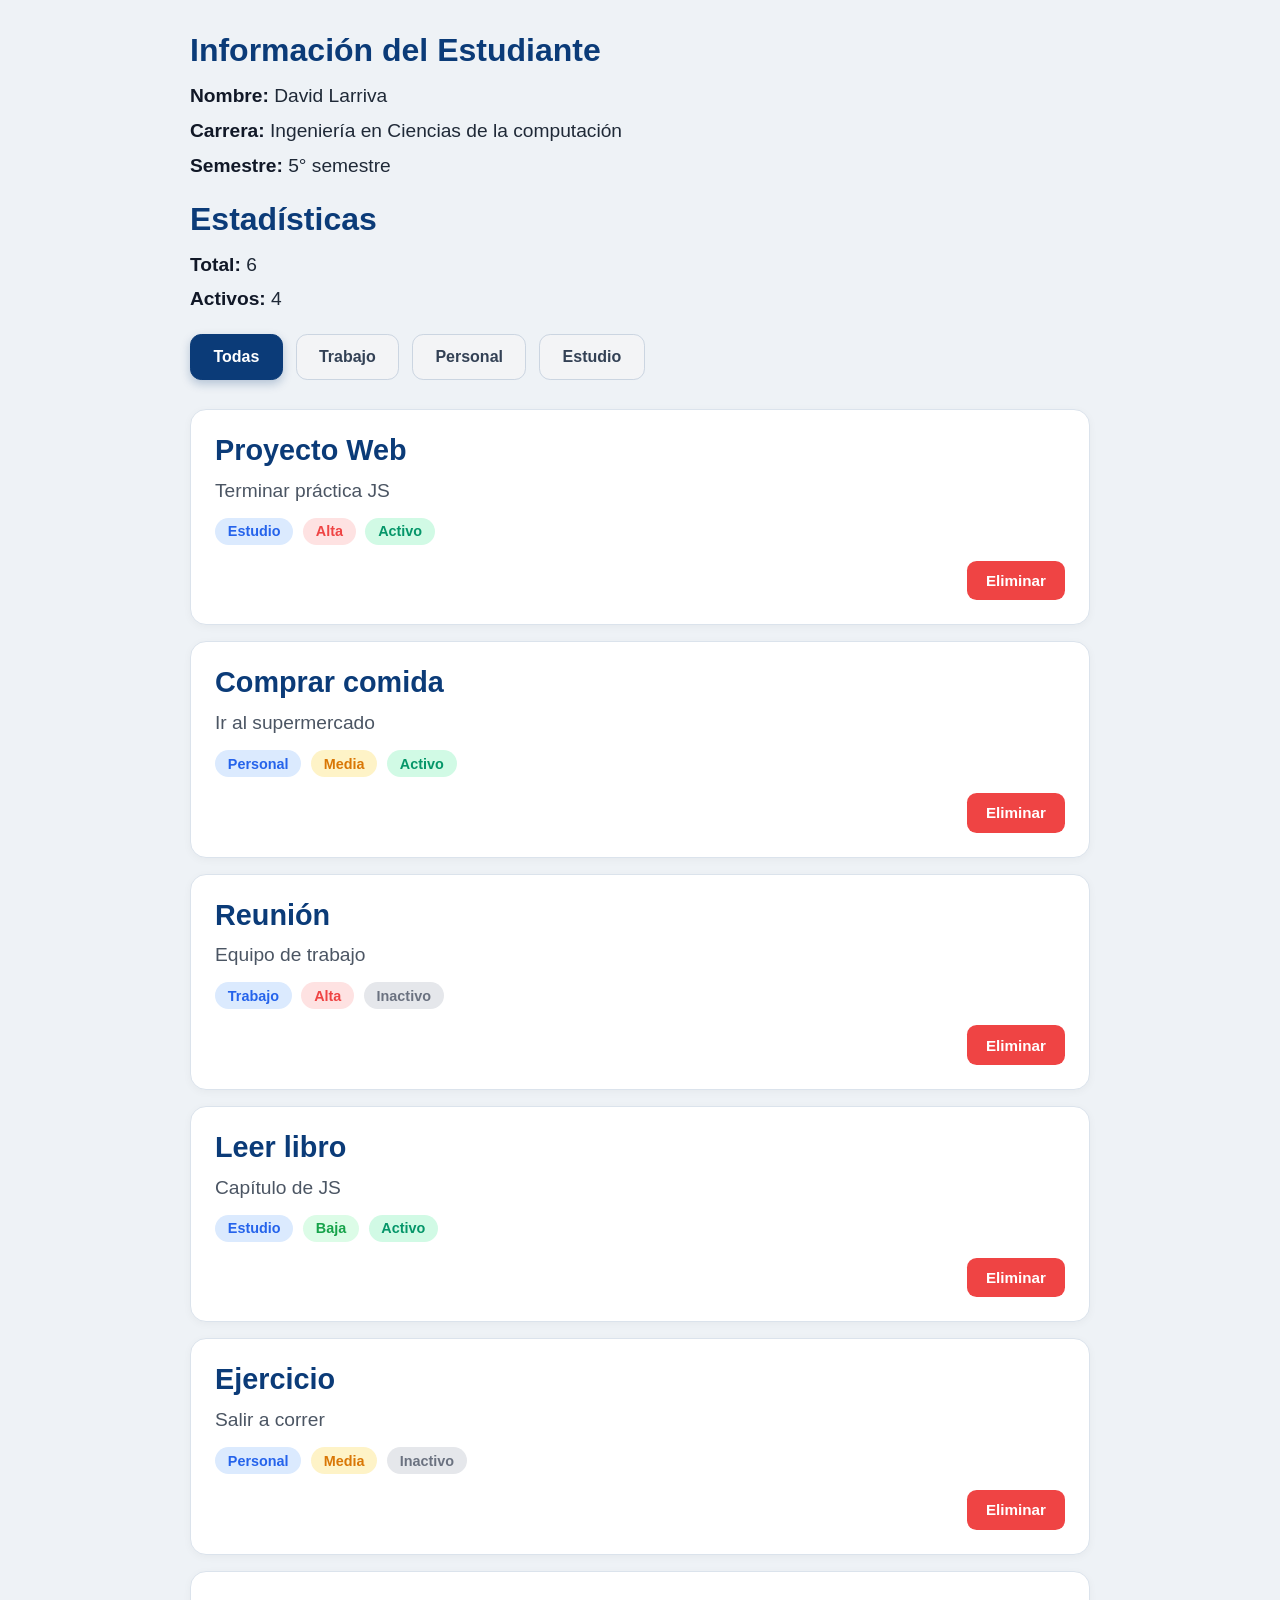
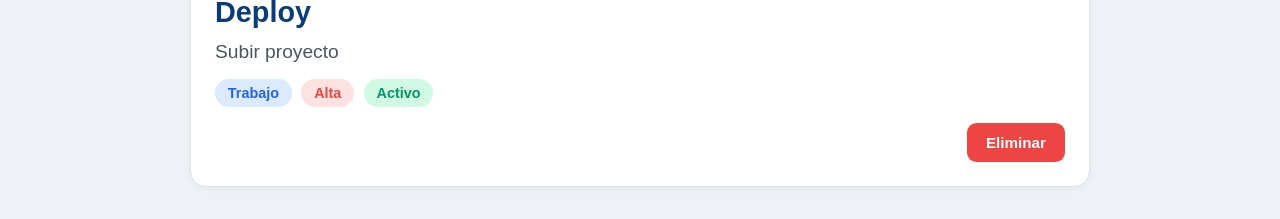
<file: 02-dom-basico/index.html>
<!DOCTYPE html>
<html lang="en">
<head>
    <meta charset="UTF-8">
    <meta name="viewport" content="width=device-width, initial-scale=1.0">
    <title>Practica 2</title>
    <script src="js/app.js" defer></script> <!--Conectar con JS el html -->
    <link rel="stylesheet" href="css/style.css">

</head>
<body>
      <div id="app">

    <div class="info-estudiante">
      <h2>Información del Estudiante</h2>
      <p><strong>Nombre:</strong> <span id="estudiante-nombre">David Larriva</span></p>
      <p><strong>Carrera:</strong> <span id="estudiante-carrera">Ingeneria en Ciencas de la computación</span></p>
      <p><strong>Semestre:</strong> <span id="estudiante-semestre">5to Ciclo</span></p>
    </div>

    <div class="estadisticas">
      <h2>Estadísticas</h2>
      <p><strong>Total:</strong> <span id="total-elementos"></span></p>
      <p><strong>Activos:</strong> <span id="elementos-activos"></span></p>
    </div>

    <div class="filtros">
      <button class="btn-filtro btn-filtro-activo" data-categoria="todas">Todas</button>
      <button class="btn-filtro" data-categoria="Trabajo">Trabajo</button>
      <button class="btn-filtro" data-categoria="Personal">Personal</button>
      <button class="btn-filtro" data-categoria="Estudio">Estudio</button>
    </div>

    <div id="contenedor-lista">
      <!-- La practica consiste en crear elementos en el JS y añadirlos al DOOM-->
      <!-- Las tarjetas se insertarán aquí -->
    </div>

  </div>
</body>
</html>
</file>
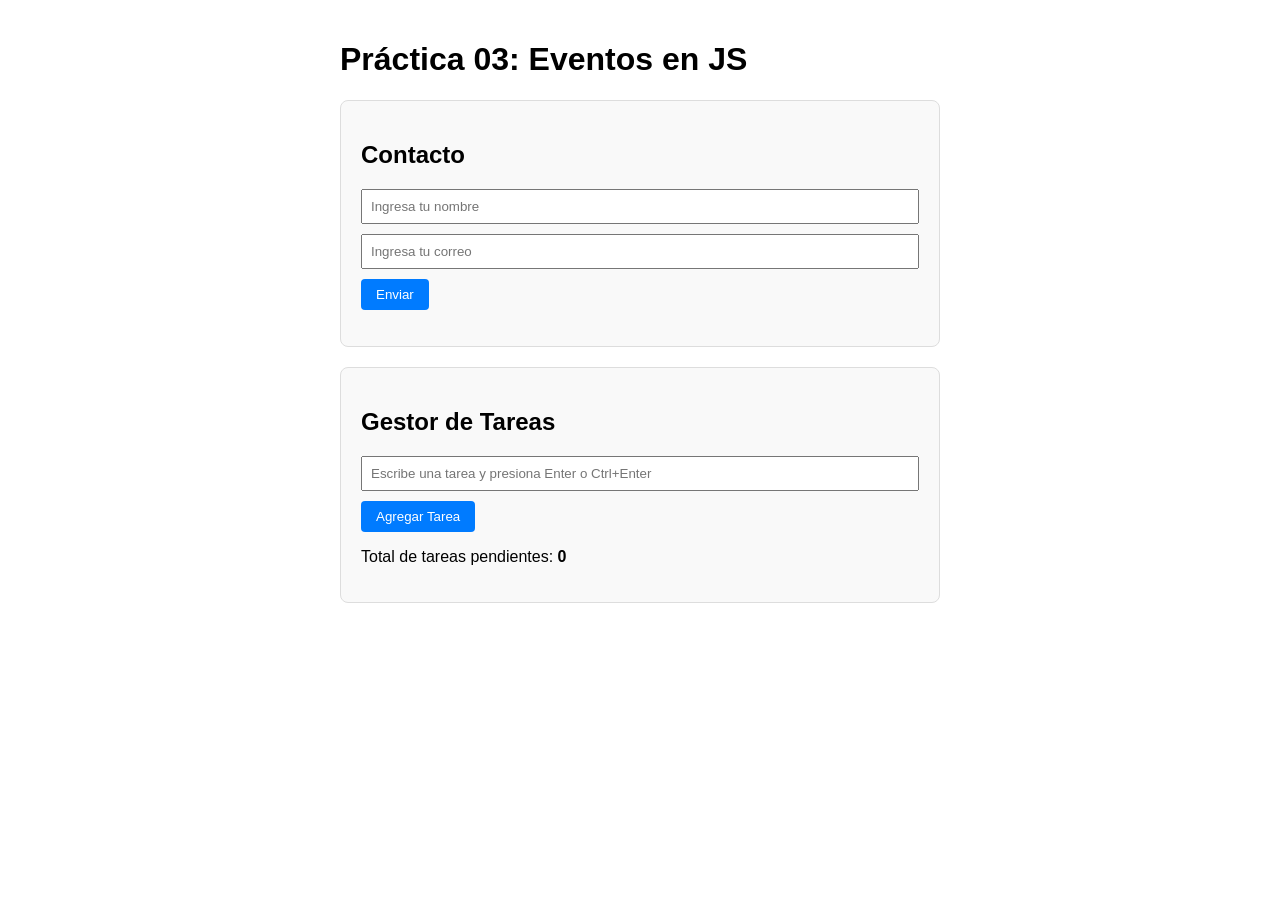
<file: 03-eventos/index.html>
<!DOCTYPE html>
<html lang="es">
<head>
    <meta charset="UTF-8">
    <meta name="viewport" content="width=device-width, initial-scale=1.0">
    <title>Práctica 03 - Eventos</title>
    <link rel="stylesheet" href="css/styles.css">
</head>
<body>
    <h1>Práctica 03: Eventos en JS</h1>
    
    <section>
        <h2>Contacto</h2>
        <form id="miFormulario">
            <input type="text" id="nombre" placeholder="Ingresa tu nombre" required>
            <input type="email" id="email" placeholder="Ingresa tu correo" required>
            <button type="submit">Enviar</button>
            <p id="mensajeFormulario"></p>
        </form>
    </section>

    <section>
        <h2>Gestor de Tareas</h2>
        <input type="text" id="inputTarea" placeholder="Escribe una tarea y presiona Enter o Ctrl+Enter">
        <button id="btnAgregar">Agregar Tarea</button>
        <p>Total de tareas pendientes: <strong id="contadorTareas">0</strong></p>
        
        <ul id="listaTareas">
            </ul>
    </section>

    <script src="js/app.js"></script>
</body>
</html>
</file>
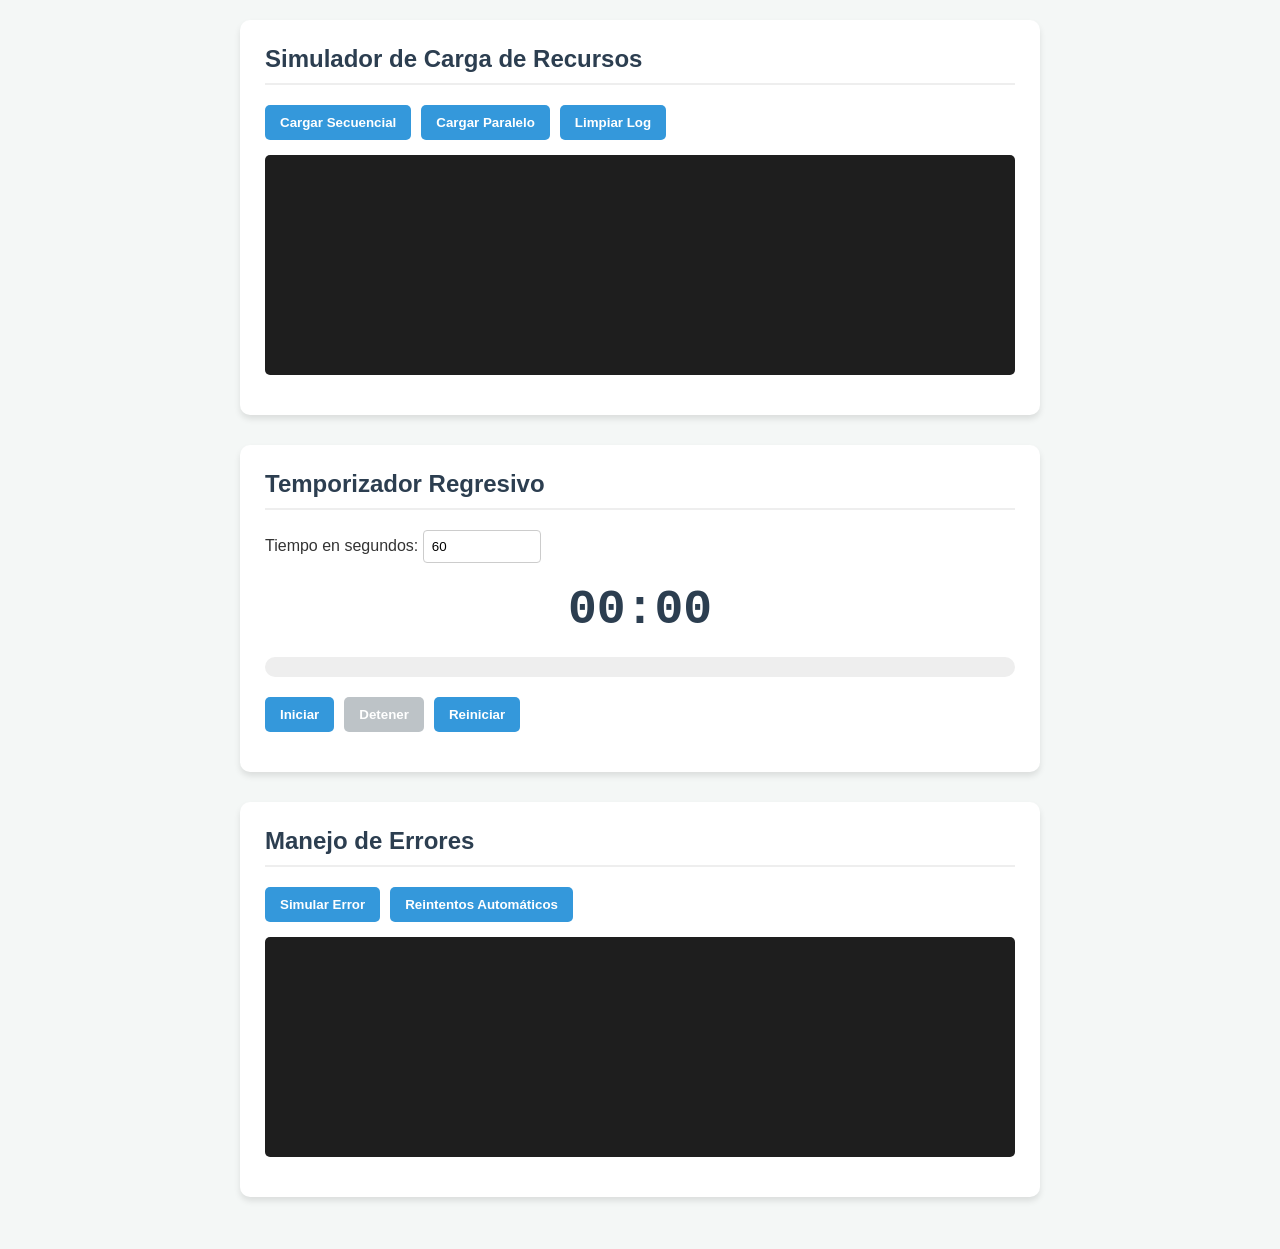
<file: 05-asincronia/index.html>
<!DOCTYPE html>
<html lang="es">
<head>
    <meta charset="UTF-8">
    <meta name="viewport" content="width=device-width, initial-scale=1.0">
    <title>Práctica 5 Asincronía</title>
    <link rel="stylesheet" href="css/styles.css">
</head>
<body>
    <main class="page">
        <section class="container">
            <h1>Simulador de Carga de Recursos</h1>
            <div class="button-group">
                <button type="button" id="btn-secuencial">Cargar Secuencial</button>
                <button type="button" id="btn-paralelo">Cargar Paralelo</button>
                <button type="button" id="btn-limpiar">Limpiar Log</button>
            </div>
            <div id="log" class="log"></div>
            <div id="resultados" class="resultados"></div>
        </section>

        <section class="container">
            <h2>Temporizador Regresivo</h2>
            <div class="form-group">
                <label for="input-tiempo">Tiempo en segundos:</label>
                <input type="number" id="input-tiempo" value="60" min="1" max="60">
            </div>
            <div id="display" class="display">00:00</div>
            <div class="progress-container">
                <div id="barra-progreso" class="progress-bar"></div>
            </div>
            <div class="button-group">
                <button type="button" id="btn-iniciar">Iniciar</button>
                <button type="button" id="btn-detener">Detener</button>
                <button type="button" id="btn-reiniciar">Reiniciar</button>
            </div>
        </section>

        <section class="container">
            <h2>Manejo de Errores</h2>
            <div class="button-group">
                <button type="button" id="btn-error">Simular Error</button>
                <button type="button" id="btn-reintentos">Reintentos Automáticos</button>
            </div>
            <div id="log-errores" class="log"></div>
        </section>
    </main>
    <script defer src="js/app.js"></script>
</body>
</html>
</file>
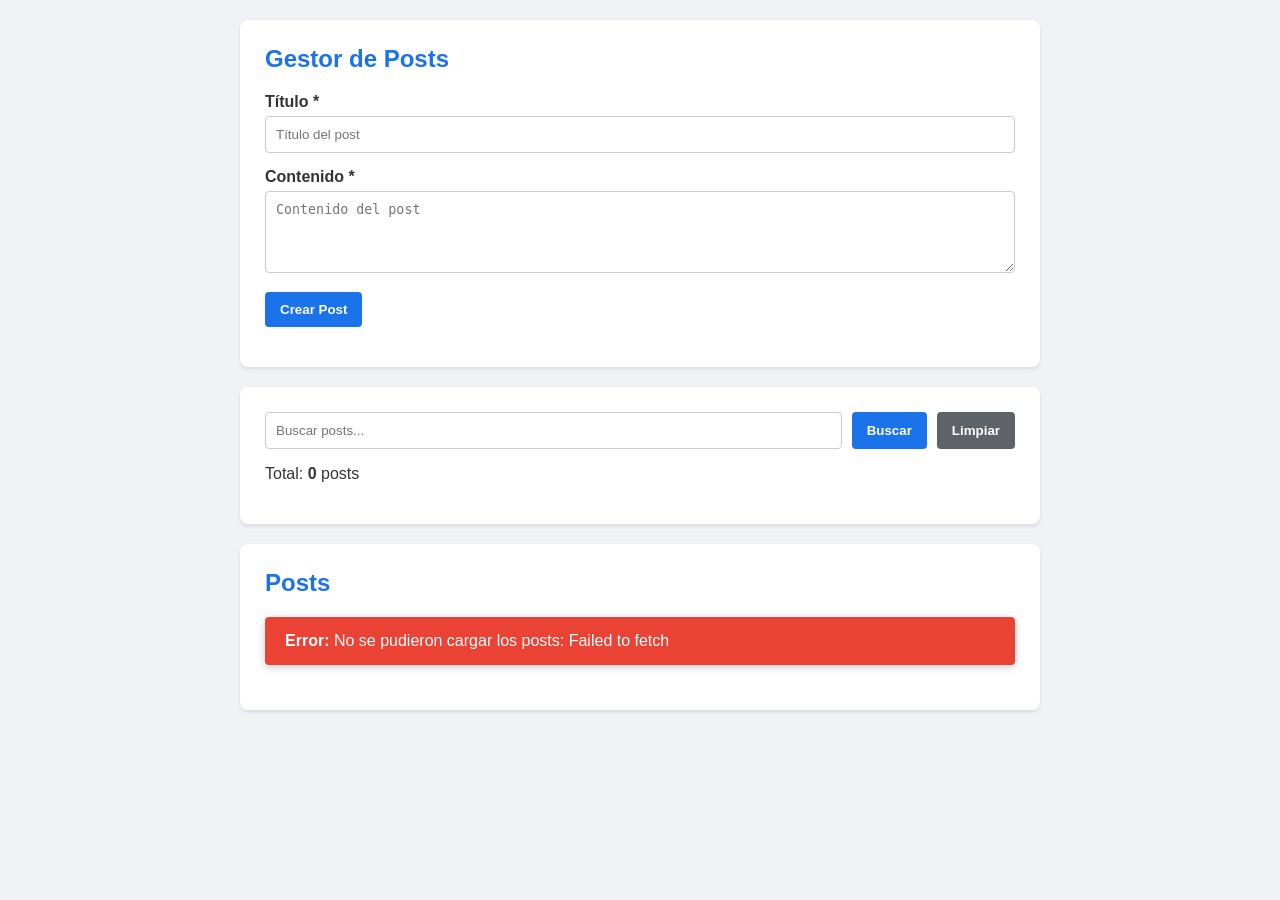
<file: 06-fetch-api/index.html>
<!DOCTYPE html>
<html lang="es">
<head>
    <meta charset="UTF-8">
    <meta name="viewport" content="width=device-width, initial-scale=1.0">
    <title>Práctica 6 Fetch API</title>
    <link rel="stylesheet" href="css/styles.css">
</head>
<body>
    <main class="page">
        <section class="container">
            <h1>Gestor de Posts</h1>
            <form id="form-post" class="form-post">
                <input type="hidden" id="post-id">
                <div class="form-group">
                    <label for="titulo">Título *</label>
                    <input type="text" id="titulo" placeholder="Título del post" required>
                </div>
                <div class="form-group">
                    <label for="contenido">Contenido *</label>
                    <textarea id="contenido" rows="4" placeholder="Contenido del post" required></textarea>
                </div>
                <div class="form-actions">
                    <button type="submit" id="btn-submit">Crear Post</button>
                    <button type="button" id="btn-cancelar" class="btn-secondary" style="display: none;">Cancelar</button>
                </div>
            </form>
        </section>

        <section class="container">
            <div class="search-bar">
                <input type="search" id="input-buscar" placeholder="Buscar posts...">
                <button type="button" id="btn-buscar">Buscar</button>
                <button type="button" id="btn-limpiar" class="btn-secondary">Limpiar</button>
            </div>
            <div class="stats">
                <p id="contador">Total: <strong>0</strong> posts</p>
            </div>
        </section>

        <section class="container">
            <h2>Posts</h2>
            <div id="lista-posts" class="lista-posts">
                </div>
            <div id="mensaje-estado" class="mensaje-estado"></div>
        </section>
    </main>

    <script defer src="js/apiService.js"></script>
    <script defer src="js/components.js"></script>
    <script defer src="js/app.js"></script>
</body>
</html>
</file>
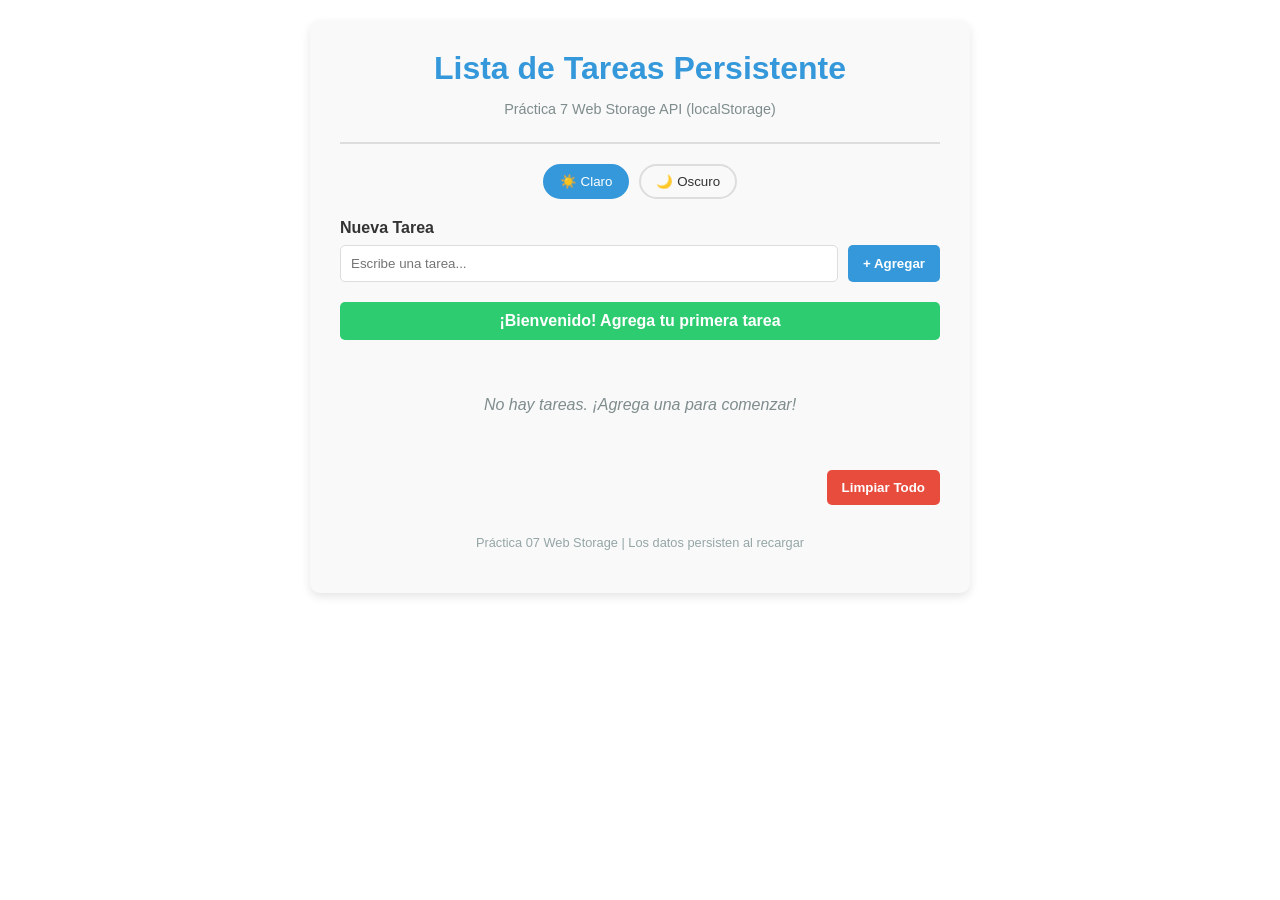
<file: 07-storage/index.html>
<!DOCTYPE html>
<html lang="es">
<head>
    <meta charset="UTF-8">
    <meta name="viewport" content="width=device-width, initial-scale=1.0">
    <title>Práctica 07 Web Storage | Lista de Tareas</title>
    <link rel="stylesheet" href="css/styles.css">
</head>
<body>
    <div class="container">
        <header class="header">
            <h1 class="header_title">Lista de Tareas Persistente</h1>
            <p class="header_subtitle">Práctica 7 Web Storage API (localStorage)</p>
        </header>

        <section class="theme-selector">
            <button class="theme-btn theme-btn--active" data-theme="claro">☀️ Claro</button>
            <button class="theme-btn" data-theme="oscuro">🌙 Oscuro</button>
        </section>

        <section class="form-section">
            <form class="task-form" id="form-tarea">
                <div class="form-group">
                    <label for="input-tarea" class="form-label">Nueva Tarea</label>
                    <div class="form-input-group">
                        <input type="text" id="input-tarea" class="form-input" placeholder="Escribe una tarea..." maxlength="100" required autocomplete="off">
                        <button type="submit" class="btn btn--primary">+ Agregar</button>
                    </div>
                </div>
            </form>
        </section>

        <div id="mensaje-estado" class="mensaje oculto"></div>

        <section class="tasks-section">
            <ul class="tasks-list" id="lista-tareas">
                </ul>
        </section>

        <section class="actions">
            <button class="btn btn--danger" id="btn-limpiar">Limpiar Todo</button>
        </section>

        <footer class="footer">
            <p>Práctica 07 Web Storage | Los datos persisten al recargar</p>
        </footer>
    </div>

    <script src="js/storage.js"></script>
    <script src="js/app.js"></script>
</body>
</html>
</file>
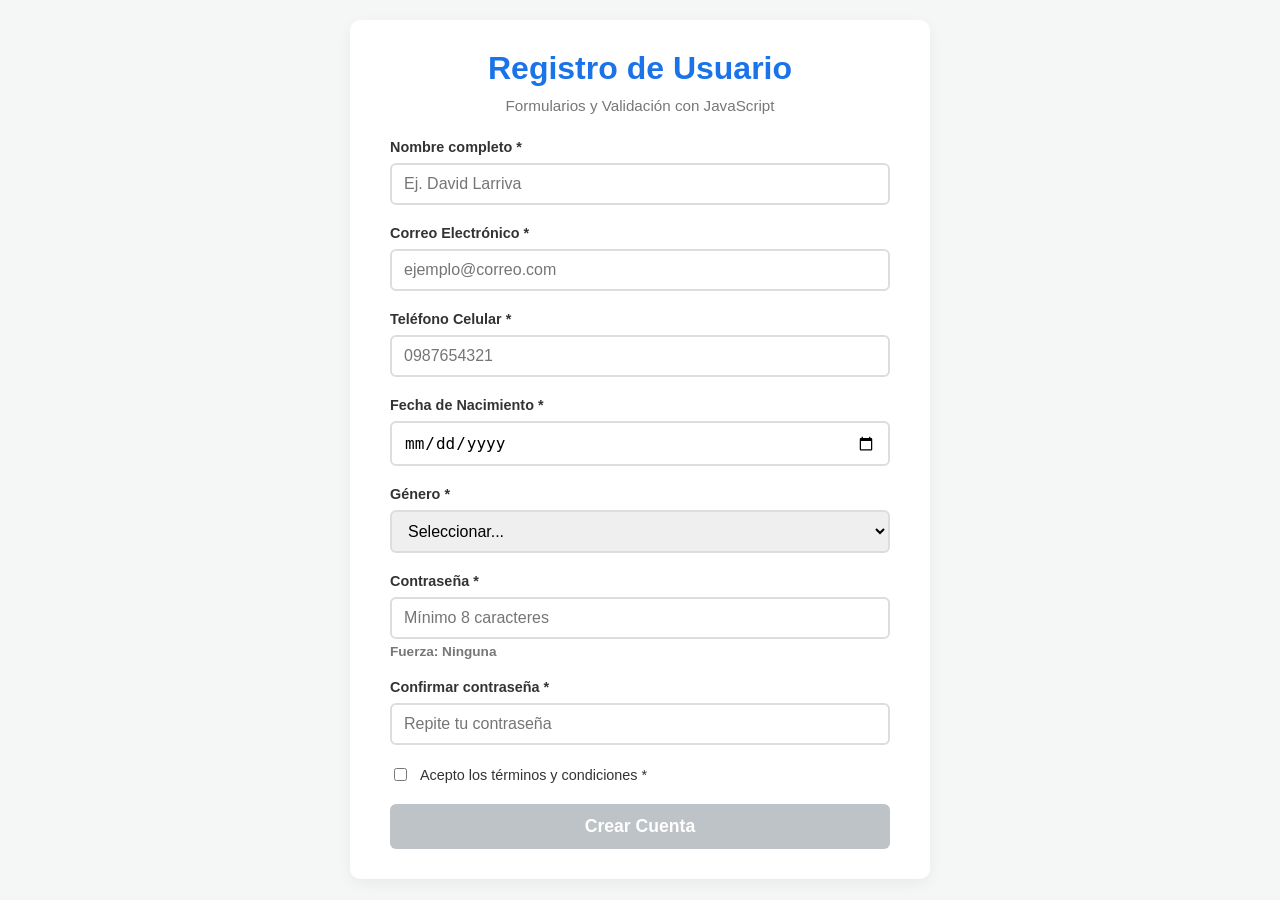
<file: 08-formularios-validacion/index.html>
<!DOCTYPE html>
<html lang="es">
<head>
    <meta charset="UTF-8">
    <meta name="viewport" content="width=device-width, initial-scale=1.0">
    <title>Práctica 08 | Validación de Formularios</title>
    <link rel="stylesheet" href="css/styles.css">
</head>
<body>
    <div class="container fade-in">
        <header class="header">
            <h1>Registro de Usuario</h1>
            <p>Formularios y Validación con JavaScript</p>
        </header>

        <div id="mensaje-global"></div>

        <form id="form-registro" class="form-registro" novalidate>
            
            <div class="campo-grupo">
                <label for="nombre">Nombre completo *</label>
                <input type="text" id="nombre" name="nombre" placeholder="Ej. David Larriva" required minlength="3">
            </div>

            <div class="campo-grupo">
                <label for="email">Correo Electrónico *</label>
                <input type="email" id="email" name="email" placeholder="ejemplo@correo.com" required>
            </div>

            <div class="campo-grupo">
                <label for="telefono">Teléfono Celular *</label>
                <input type="tel" id="telefono" name="telefono" placeholder="0987654321" required>
            </div>

            <div class="campo-grupo">
                <label for="fecha_nacimiento">Fecha de Nacimiento *</label>
                <input type="date" id="fecha_nacimiento" name="fecha_nacimiento" required>
            </div>

            <div class="campo-grupo">
                <label for="genero">Género *</label>
                <select id="genero" name="genero" required>
                    <option value="">Seleccionar...</option>
                    <option value="masculino">Masculino</option>
                    <option value="femenino">Femenino</option>
                    <option value="otro">Otro</option>
                </select>
            </div>

            <div class="campo-grupo">
                <label for="password">Contraseña *</label>
                <input type="password" id="password" name="password" placeholder="Mínimo 8 caracteres" required>
                <div class="password-strength" id="password-strength">Fuerza: Ninguna</div>
            </div>

            <div class="campo-grupo">
                <label for="confirmar">Confirmar contraseña *</label>
                <input type="password" id="confirmar" name="confirmar_password" placeholder="Repite tu contraseña" required>
            </div>

            <div class="campo-grupo checkbox-grupo">
                <label class="checkbox-label">
                    <input type="checkbox" id="terminos" name="terminos" required>
                    Acepto los términos y condiciones *
                </label>
            </div>

            <button type="submit" id="btn-enviar" disabled>Crear Cuenta</button>
        </form>
    </div>

    <script src="js/validacion.js"></script>
    <script src="js/app.js"></script>
</body>
</html>
</file>
<file: 02-dom-basico/css/style.css>
* {
  margin: 0;
  padding: 0;
  box-sizing: border-box;
  font-family: Arial, sans-serif;
}

body {
  background: #eef2f6;
  color: #1f2937;
  padding: 2rem;
}

#app {
  max-width: 900px;
  margin: 0 auto;
}

.info-estudiante,
.estadisticas {
  margin-bottom: 1.5rem;
}

.info-estudiante h2,
.estadisticas h2 {
  color: #0b3b78;
  font-size: 2rem;
  margin-bottom: 1rem;
}

.info-estudiante p,
.estadisticas p {
  font-size: 1.2rem;
  margin-bottom: 0.8rem;
}

.info-estudiante strong,
.estadisticas strong {
  color: #111827;
}

.filtros {
  display: flex;
  flex-wrap: wrap;
  gap: 0.8rem;
  margin-bottom: 1.8rem;
}

.btn-filtro {
  background: #f3f4f6;
  border: 1px solid #cbd5e1;
  color: #334155;
  padding: 0.8rem 1.4rem;
  border-radius: 0.7rem;
  font-size: 1rem;
  font-weight: 600;
  cursor: pointer;
  transition: 0.2s ease;
}

.btn-filtro:hover {
  background: #e5e7eb;
}

.btn-filtro-activo {
  background: #0b3b78;
  color: white;
  border-color: #0b3b78;
  box-shadow: 0 4px 10px rgba(11, 59, 120, 0.25);
}

#contenedor-lista {
  display: flex;
  flex-direction: column;
  gap: 1rem;
}

.card {
  background: #ffffff;
  border: 1px solid #dbe3ec;
  border-radius: 1rem;
  padding: 1.5rem;
  box-shadow: 0 2px 8px rgba(0, 0, 0, 0.04);
}

.card h3 {
  color: #0b3b78;
  font-size: 1.8rem;
  margin-bottom: 0.8rem;
}

.card p {
  font-size: 1.2rem;
  color: #4b5563;
  margin-bottom: 1rem;
}

.badges {
  display: flex;
  flex-wrap: wrap;
  gap: 0.6rem;
  margin-bottom: 1rem;
}

.badge {
  display: inline-block;
  padding: 0.35rem 0.8rem;
  border-radius: 999px;
  font-size: 0.9rem;
  font-weight: 700;
}

.badge-categoria {
  background: #dbeafe;
  color: #2563eb;
}

.prioridad-alta {
  background: #fee2e2;
  color: #ef4444;
}

.prioridad-media {
  background: #fef3c7;
  color: #d97706;
}

.prioridad-baja {
  background: #dcfce7;
  color: #16a34a;
}

.estado-activo {
  background: #d1fae5;
  color: #059669;
}

.estado-inactivo {
  background: #e5e7eb;
  color: #6b7280;
}

.card-actions {
  display: flex;
  justify-content: flex-end;
}

.btn-eliminar {
  background: #ef4444;
  color: white;
  border: none;
  padding: 0.7rem 1.2rem;
  border-radius: 0.6rem;
  font-size: 0.95rem;
  font-weight: 700;
  cursor: pointer;
  transition: 0.2s ease;
}

.btn-eliminar:hover {
  background: #dc2626;
}

@media (max-width: 600px) {
  body {
    padding: 1rem;
  }

  .info-estudiante h2,
  .estadisticas h2 {
    font-size: 1.6rem;
  }

  .card h3 {
    font-size: 1.4rem;
  }

  .info-estudiante p,
  .estadisticas p,
  .card p {
    font-size: 1rem;
  }

  .btn-filtro {
    width: 100%;
  }

  .card-actions {
    justify-content: flex-start;
  }
}
</file>
<file: 03-eventos/css/styles.css>
body { 
    font-family: Arial, sans-serif; 
    padding: 20px; 
    max-width: 600px; 
    margin: auto; 
}

section { 
    background: #f9f9f9; 
    padding: 20px; 
    margin-bottom: 20px; 
    border-radius: 8px; 
    border: 1px solid #ddd; 
}

input { 
    padding: 8px; 
    margin-right: 5px; 
    margin-bottom: 10px; 
    width: calc(100% - 20px); 
}

button { 
    padding: 8px 15px; 
    cursor: pointer; 
    border: none; 
    border-radius: 4px; 
}

button[type="submit"], 
#btnAgregar { 
    background: #007bff; 
    color: white; 
}

.btn-completar { 
    background: #28a745; 
    color: white; 
    margin-left: 10px; 
}

.btn-eliminar { 
    background: #dc3545; 
    color: white; 
    margin-left: 5px; 
}

ul { 
    list-style: none; 
    padding: 0; 
}

li { 
    background: white; 
    padding: 10px; 
    margin-bottom: 5px; 
    border: 1px solid #eee; 
    display: flex; 
    align-items: center; 
}

.texto-tarea { 
    flex-grow: 1; 
}

.completada { 
    text-decoration: line-through; 
    color: gray; 
}
</file>
<file: 05-asincronia/css/styles.css>
body { 
    font-family: 'Segoe UI', Tahoma, Geneva, Verdana, sans-serif; 
    background-color: #f4f7f6; 
    margin: 0; 
    padding: 20px; 
    color: #333; 
}

.page { 
    max-width: 800px; 
    margin: 0 auto; 
}

.container { 
    background: white; 
    padding: 25px; 
    border-radius: 10px; 
    box-shadow: 0 4px 6px rgba(0,0,0,0.1); 
    margin-bottom: 30px; 
}

h1, h2 { 
    color: #2c3e50; 
    margin-top: 0; 
    border-bottom: 2px solid #eee; 
    padding-bottom: 10px; 
}

.button-group { 
    display: flex; 
    gap: 10px; 
    margin-bottom: 15px; 
    flex-wrap: wrap; 
}

button { 
    padding: 10px 15px; 
    border: none; 
    border-radius: 5px; 
    cursor: pointer; 
    background: #3498db; 
    color: white; 
    font-weight: bold; 
    transition: background 0.3s; 
}

button:hover { 
    background: #2980b9; 
}

button:disabled { 
    background: #bdc3c7; 
    cursor: not-allowed; 
}

.log { 
    background: #1e1e1e; 
    color: #a9b7c6; 
    font-family: monospace; 
    height: 200px; 
    overflow-y: auto; 
    padding: 10px; 
    border-radius: 5px; 
    margin-bottom: 15px; 
}

.log-item { 
    margin-bottom: 5px; 
    border-bottom: 1px solid #333; 
    padding-bottom: 2px; 
}

.log-info { 
    color: #56b6c2; 
}

.log-success { 
    color: #98c379; 
}

.log-error { 
    color: #e06c75; 
}

.resultados { 
    background: #e8f8f5; 
    padding: 15px; 
    border-left: 4px solid #1abc9c; 
    border-radius: 4px; 
    display: none; 
    margin-top: 15px; 
}

.resultados.visible { 
    display: block; 
}

.form-group { 
    margin-bottom: 15px; 
}

.form-group input { 
    padding: 8px; 
    width: 100px; 
    border-radius: 4px; 
    border: 1px solid #ccc; 
}

.display { 
    font-size: 3rem; 
    font-weight: bold; 
    text-align: center; 
    margin: 20px 0; 
    font-family: monospace; 
    color: #2c3e50; 
    transition: color 0.3s; 
}

.progress-container { 
    width: 100%; 
    background: #eee; 
    border-radius: 10px; 
    height: 20px; 
    overflow: hidden; 
    margin-bottom: 20px; 
}

.progress-bar { 
    height: 100%; 
    background: #2ecc71; 
    width: 0%; 
    transition: width 1s linear, background-color 0.3s; 
}

.alerta { 
    color: #e74c3c !important; 
    animation: pulso 1s infinite alternate; 
}

.progress-bar.alerta { 
    background: #e74c3c !important; 
}

@keyframes pulso { 
    from { 
        opacity: 1; 
    } 
    to { 
        opacity: 0.6; 
    } 
}
</file>
<file: 06-fetch-api/css/styles.css>
body { 
    font-family: 'Segoe UI', Tahoma, Geneva, Verdana, sans-serif; 
    background-color: #f0f2f5; 
    margin: 0; 
    padding: 20px; 
    color: #333; 
}

.page { 
    max-width: 800px; 
    margin: 0 auto; 
}

.container { 
    background: white; 
    padding: 25px; 
    border-radius: 8px; 
    box-shadow: 0 2px 4px rgba(0,0,0,0.1); 
    margin-bottom: 20px; 
}

h1, h2 { 
    color: #1a73e8; 
    margin-top: 0; 
}

.form-group { 
    margin-bottom: 15px; 
}

.form-group label { 
    display: block; 
    margin-bottom: 5px; 
    font-weight: bold; 
}

.form-group input, 
.form-group textarea, 
.search-bar input { 
    width: 100%; 
    padding: 10px; 
    border: 1px solid #ccc; 
    border-radius: 4px; 
    box-sizing: border-box; 
}

.form-actions, 
.search-bar { 
    display: flex; 
    gap: 10px; 
    margin-bottom: 15px; 
}

button { 
    padding: 10px 15px; 
    border: none; 
    border-radius: 4px; 
    background: #1a73e8; 
    color: white; 
    font-weight: bold; 
    cursor: pointer; 
    transition: 0.2s; 
}

button:hover { 
    background: #1557b0; 
}

button:disabled { 
    background: #9aa0a6; 
    cursor: not-allowed; 
}

.btn-secondary { 
    background: #5f6368; 
}

.btn-secondary:hover { 
    background: #3c4043; 
}

.btn-editar { 
    background: #fbbc04; 
    color: #000; 
}

.btn-editar:hover { 
    background: #f29900; 
}

.btn-eliminar { 
    background: #ea4335; 
}

.btn-eliminar:hover { 
    background: #d93025; 
}

/* Tarjetas de Post */
.lista-posts { 
    display: flex; 
    flex-direction: column; 
    gap: 15px; 
    margin-bottom: 20px; 
}

.post-card { 
    background: #fff; 
    border: 1px solid #dadce0; 
    border-radius: 8px; 
    padding: 15px; 
    transition: transform 0.2s, box-shadow 0.2s; 
}

.post-card:hover { 
    transform: translateY(-2px); 
    box-shadow: 0 4px 6px rgba(0,0,0,0.1); 
    border-color: #1a73e8; 
}

.post-card-header { 
    display: flex; 
    justify-content: space-between; 
    align-items: center; 
    border-bottom: 1px solid #eee; 
    padding-bottom: 10px; 
    margin-bottom: 10px; 
}

.post-card-title { 
    margin: 0; 
    font-size: 1.2rem; 
    color: #202124; 
}

.post-card-id { 
    background: #e8f0fe; 
    color: #1a73e8; 
    padding: 4px 8px; 
    border-radius: 12px; 
    font-size: 0.8rem; 
    font-weight: bold; 
}

.post-card-body { 
    color: #5f6368; 
    line-height: 1.5; 
    margin-bottom: 15px; 
}

.post-card-footer { 
    display: flex; 
    gap: 10px; 
    justify-content: flex-end; 
}

/* Estados y Animaciones */
.mensaje-estado { 
    position: fixed; 
    bottom: 20px; 
    right: 20px; 
    z-index: 1000; 
}

.success, 
.error { 
    padding: 15px 20px; 
    border-radius: 4px; 
    color: white; 
    box-shadow: 0 2px 10px rgba(0,0,0,0.2); 
    animation: slideIn 0.3s ease-out; 
}

.success { 
    background-color: #34a853; 
}

.error { 
    background-color: #ea4335; 
}

.success p, 
.error p { 
    margin: 0; 
}

.oculto { 
    display: none !important; 
}

.loading { 
    text-align: center; 
    padding: 40px; 
    color: #5f6368; 
}

.spinner { 
    border: 4px solid #f3f3f3; 
    border-top: 4px solid #1a73e8; 
    border-radius: 50%; 
    width: 40px; 
    height: 40px; 
    animation: spin 1s linear infinite; 
    margin: 0 auto 15px auto; 
}

.estado-vacio { 
    text-align: center; 
    padding: 30px; 
    color: #80868b; 
    font-style: italic; 
    background: #f8f9fa; 
    border-radius: 8px; 
    border: 1px dashed #ccc; 
}

@keyframes spin { 
    0% { transform: rotate(0deg); } 
    100% { transform: rotate(360deg); } 
}

@keyframes slideIn { 
    from { 
        transform: translateX(100%); 
        opacity: 0; 
    } 
    to { 
        transform: translateX(0); 
        opacity: 1; 
    } 
}

.fade-in { 
    animation: fadeIn 0.4s ease-in; 
}

@keyframes fadeIn { 
    from { opacity: 0; } 
    to { opacity: 1; } 
}
</file>
<file: 07-storage/css/styles.css>
:root {
    --bg-primary: #ffffff;
    --text-color: #333333;
    --card-bg: #f9f9f9;
    --border-color: #dddddd;
    --primary-color: #3498db;
    --danger-color: #e74c3c;
    --success-color: #2ecc71;
}

body {
    font-family: 'Segoe UI', Tahoma, Geneva, Verdana, sans-serif;
    background-color: var(--bg-primary);
    color: var(--text-color);
    margin: 0;
    padding: 20px;
    transition: background-color 0.3s, color 0.3s;
}

.container {
    max-width: 600px;
    margin: 0 auto;
    background-color: var(--card-bg);
    padding: 30px;
    border-radius: 10px;
    box-shadow: 0 4px 10px rgba(0, 0, 0, 0.1);
    transition: background-color 0.3s;
}

.header { text-align: center; margin-bottom: 20px; border-bottom: 2px solid var(--border-color); padding-bottom: 10px; }
.header_title { margin: 0; color: var(--primary-color); }
.header_subtitle { color: #7f8c8d; font-size: 0.9em; }

.theme-selector { display: flex; justify-content: center; gap: 10px; margin-bottom: 20px; }
.theme-btn { background: transparent; border: 2px solid var(--border-color); color: var(--text-color); padding: 8px 15px; border-radius: 20px; cursor: pointer; transition: 0.2s; }
.theme-btn.theme-btn--active { background: var(--primary-color); color: white; border-color: var(--primary-color); }

.form-group { margin-bottom: 20px; }
.form-label { display: block; font-weight: bold; margin-bottom: 8px; }
.form-input-group { display: flex; gap: 10px; }
.form-input { flex: 1; padding: 10px; border: 1px solid var(--border-color); border-radius: 5px; background: var(--bg-primary); color: var(--text-color); }
.btn { border: none; padding: 10px 15px; border-radius: 5px; cursor: pointer; font-weight: bold; transition: 0.2s; }
.btn--primary { background: var(--primary-color); color: white; }
.btn--primary:hover { opacity: 0.9; }
.btn--danger { background: var(--danger-color); color: white; }
.btn--danger:hover { opacity: 0.9; }
.btn--small { padding: 5px 10px; font-size: 0.8em; }

.tasks-list { list-style: none; padding: 0; margin: 0 0 20px 0; }
.task-item { display: flex; align-items: center; background: var(--bg-primary); padding: 12px; border: 1px solid var(--border-color); border-radius: 5px; margin-bottom: 10px; transition: 0.2s; }
.task-item:hover { transform: translateX(5px); }
.task-item_checkbox { margin-right: 15px; cursor: pointer; }
.task-item_text { flex: 1; cursor: pointer; }
.task-item--completed .task-item_text { text-decoration: line-through; color: #95a5a6; }

.mensaje { padding: 10px; border-radius: 5px; text-align: center; margin-bottom: 20px; font-weight: bold; color: white; }
.mensaje--success { background-color: var(--success-color); }
.mensaje--error { background-color: var(--danger-color); }
.oculto { display: none; }
.empty-state { text-align: center; color: #7f8c8d; font-style: italic; padding: 20px; }

.actions { display: flex; justify-content: flex-end; }
.footer { text-align: center; margin-top: 30px; font-size: 0.8em; color: #95a5a6; }
</file>
<file: 08-formularios-validacion/css/styles.css>
:root {
    --bg-color: #f4f7f6;
    --card-bg: #ffffff;
    --text-color: #333333;
    --primary: #1a73e8;
    --primary-hover: #1557b0;
    --success: #2ecc71;
    --error: #e74c3c;
    --border: #dddddd;
}

body {
    font-family: 'Segoe UI', Tahoma, Geneva, Verdana, sans-serif;
    background-color: var(--bg-color);
    color: var(--text-color);
    padding: 20px;
    display: flex;
    justify-content: center;
    margin: 0;
}

.container {
    background: var(--card-bg);
    padding: 30px 40px;
    border-radius: 10px;
    box-shadow: 0 5px 15px rgba(0, 0, 0, 0.05);
    width: 100%;
    max-width: 500px;
}

.header {
    text-align: center;
    margin-bottom: 25px;
}

.header h1 {
    color: var(--primary);
    margin: 0 0 10px 0;
}

.header p {
    color: #777777;
    margin: 0;
    font-size: 0.95rem;
}

.campo-grupo {
    margin-bottom: 20px;
    position: relative;
}

label {
    display: block;
    margin-bottom: 8px;
    font-weight: 600;
    font-size: 0.9rem;
}

input:not([type="checkbox"]), 
select {
    width: 100%;
    padding: 10px 12px;
    border: 2px solid var(--border);
    border-radius: 6px;
    box-sizing: border-box;
    font-size: 1rem;
    transition: border-color 0.3s;
}

input:focus, 
select:focus {
    outline: none;
    border-color: var(--primary);
}

/* --- Feedback Visual Requerido --- */

.campo--error {
    border-color: var(--error) !important;
    background-color: #fdf2f2;
}

.campo--valido {
    border-color: var(--success) !important;
    background-color: #f0fdf4;
}

.error-mensaje {
    color: var(--error);
    font-size: 0.85rem;
    margin-top: 5px;
    min-height: 1.2em;
    animation: fadeIn 0.3s;
}

/* --- Checkbox y Password --- */

.checkbox-grupo {
    display: flex;
    align-items: center;
}

.checkbox-label {
    font-weight: normal;
    margin: 0;
    display: flex;
    align-items: center;
    gap: 10px;
    cursor: pointer;
}

.password-strength {
    font-size: 0.85rem;
    margin-top: 5px;
    font-weight: bold;
    color: #777777;
    transition: color 0.3s;
}

/* --- Botón e Interfaz --- */

button {
    width: 100%;
    padding: 12px;
    border: none;
    border-radius: 6px;
    background: var(--primary);
    color: white;
    font-size: 1.1rem;
    font-weight: bold;
    cursor: pointer;
    transition: 0.3s;
}

button:hover:not(:disabled) {
    background: var(--primary-hover);
}

button:disabled {
    background: #bdc3c7;
    cursor: not-allowed;
}

.mensaje-global {
    padding: 15px;
    border-radius: 6px;
    text-align: center;
    font-weight: bold;
    margin-bottom: 20px;
    color: white;
    animation: slideDown 0.3s;
}

.mensaje--exito {
    background-color: var(--success);
}

/* --- Animaciones --- */

@keyframes fadeIn {
    from {
        opacity: 0;
        transform: translateY(-5px);
    }
    to {
        opacity: 1;
        transform: translateY(0);
    }
}

@keyframes slideDown {
    from {
        opacity: 0;
        transform: translateY(-10px);
    }
    to {
        opacity: 1;
        transform: translateY(0);
    }
}

.fade-in {
    animation: fadeIn 0.5s ease-out;
}
</file>
